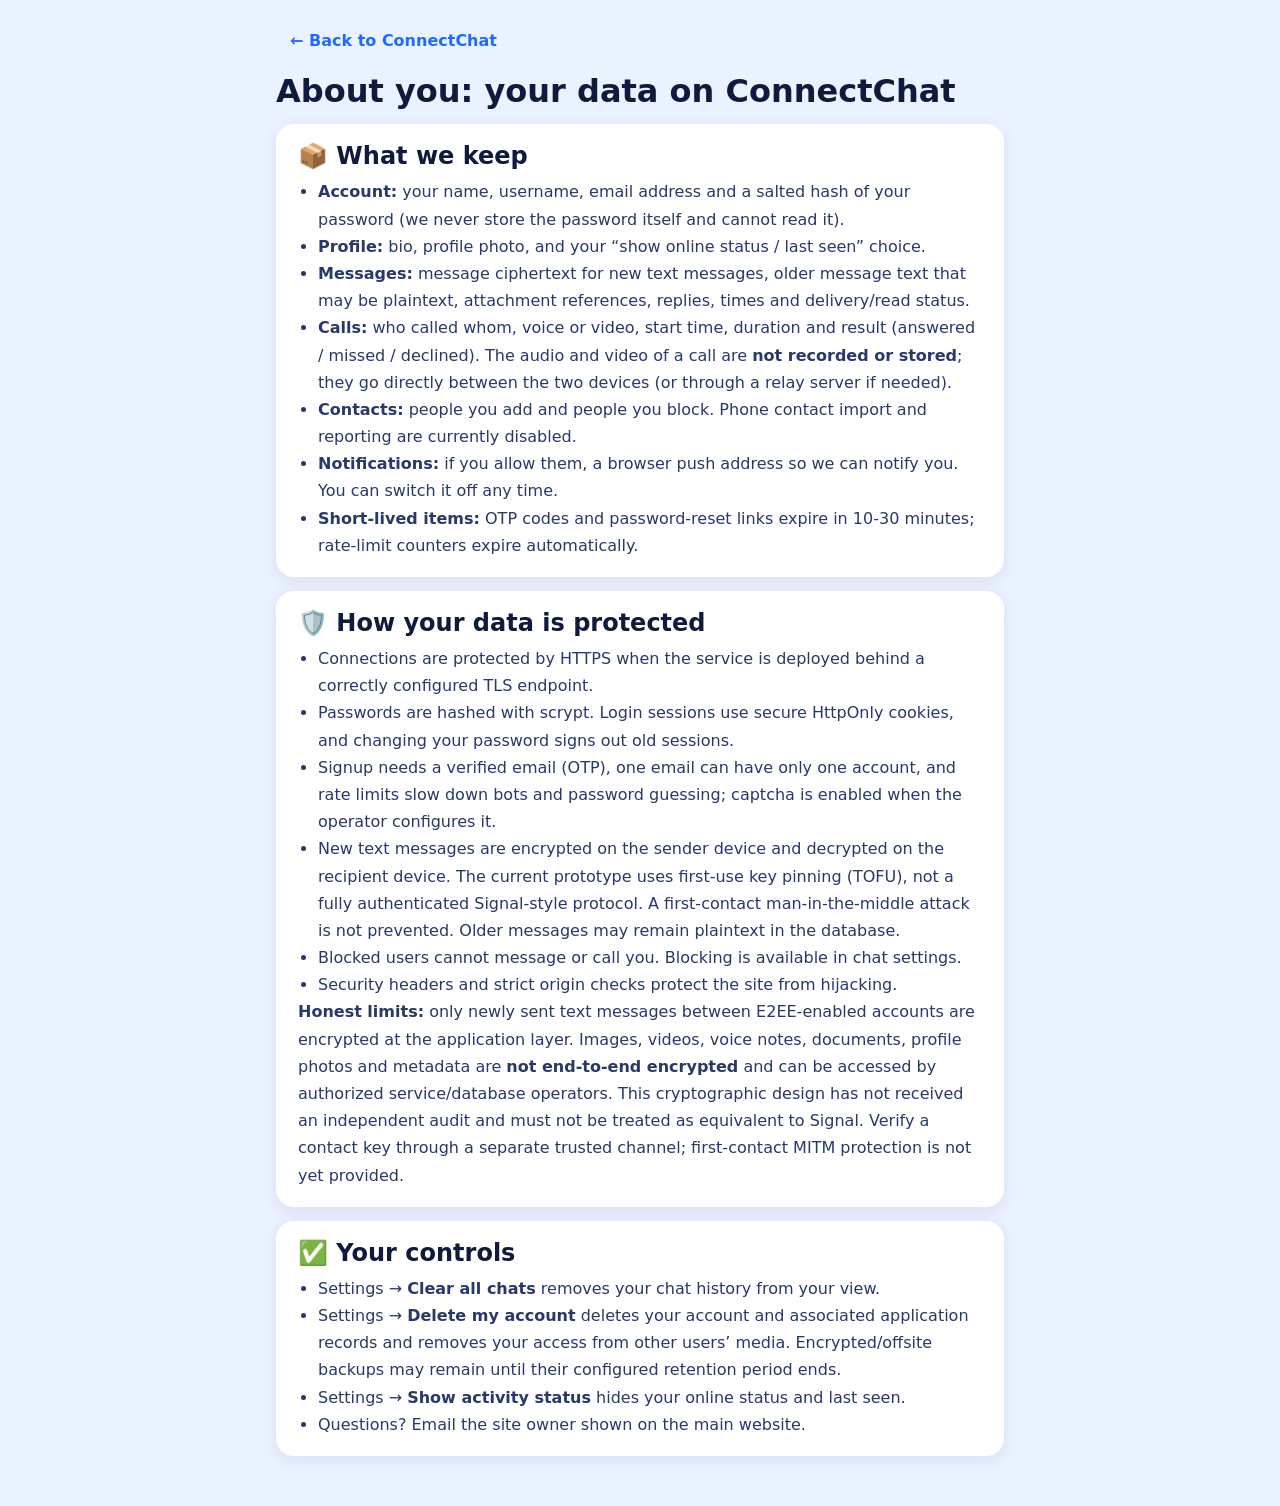
<file: about.html>
<!DOCTYPE html>
<html lang="en"><head><meta charset="UTF-8"><meta name="viewport" content="width=device-width,initial-scale=1">
<title>About you – ConnectChat</title><link rel="stylesheet" href="app.css">
<style>body{background:#eaf1ff}.pg{max-width:760px;margin:0 auto;padding:20px 16px 50px}.pg h1{margin:10px 0}.pg h2{margin:22px 0 8px}.pg li,.pg p{line-height:1.7;color:#27396b}.pg ul{padding-left:20px}.card2{background:#fff;border-radius:18px;padding:18px 22px;box-shadow:0 4px 18px rgba(11,42,107,.08);margin-top:14px}a.b{color:#1f6bff;text-decoration:none;font-weight:600}</style></head><body>
<div class="pg"><a class="b" href="index.html">← Back to ConnectChat</a>
<h1>About you: your data on ConnectChat</h1>
<div class="card2"><h2 style="margin-top:0">📦 What we keep</h2><ul>
<li><b>Account:</b> your name, username, email address and a salted hash of your password (we never store the password itself and cannot read it).</li>
<li><b>Profile:</b> bio, profile photo, and your “show online status / last seen” choice.</li>
<li><b>Messages:</b> message ciphertext for new text messages, older message text that may be plaintext, attachment references, replies, times and delivery/read status.</li>
<li><b>Calls:</b> who called whom, voice or video, start time, duration and result (answered / missed / declined). The audio and video of a call are <b>not recorded or stored</b>; they go directly between the two devices (or through a relay server if needed).</li>
<li><b>Contacts:</b> people you add and people you block. Phone contact import and reporting are currently disabled.</li>

<li><b>Notifications:</b> if you allow them, a browser push address so we can notify you. You can switch it off any time.</li>
<li><b>Short-lived items:</b> OTP codes and password-reset links expire in 10-30 minutes; rate-limit counters expire automatically.</li></ul></div>
<div class="card2"><h2 style="margin-top:0">🛡️ How your data is protected</h2><ul>
<li>Connections are protected by HTTPS when the service is deployed behind a correctly configured TLS endpoint.</li>
<li>Passwords are hashed with scrypt. Login sessions use secure HttpOnly cookies, and changing your password signs out old sessions.</li>
<li>Signup needs a verified email (OTP), one email can have only one account, and rate limits slow down bots and password guessing; captcha is enabled when the operator configures it.</li>
<li>New text messages are encrypted on the sender device and decrypted on the recipient device. The current prototype uses first-use key pinning (TOFU), not a fully authenticated Signal-style protocol. A first-contact man-in-the-middle attack is not prevented. Older messages may remain plaintext in the database.</li>
<li>Blocked users cannot message or call you. Blocking is available in chat settings.</li>
<li>Security headers and strict origin checks protect the site from hijacking.</li></ul>
<p><b>Honest limits:</b> only newly sent text messages between E2EE-enabled accounts are encrypted at the application layer. Images, videos, voice notes, documents, profile photos and metadata are <b>not end-to-end encrypted</b> and can be accessed by authorized service/database operators. This cryptographic design has not received an independent audit and must not be treated as equivalent to Signal. Verify a contact key through a separate trusted channel; first-contact MITM protection is not yet provided.</p></div>
<div class="card2"><h2 style="margin-top:0">✅ Your controls</h2><ul>
<li>Settings → <b>Clear all chats</b> removes your chat history from your view.</li>
<li>Settings → <b>Delete my account</b> deletes your account and associated application records and removes your access from other users’ media. Encrypted/offsite backups may remain until their configured retention period ends.</li>
<li>Settings → <b>Show activity status</b> hides your online status and last seen.</li>
<li>Questions? Email the site owner shown on the main website.</li></ul></div></div></body></html>
</file>
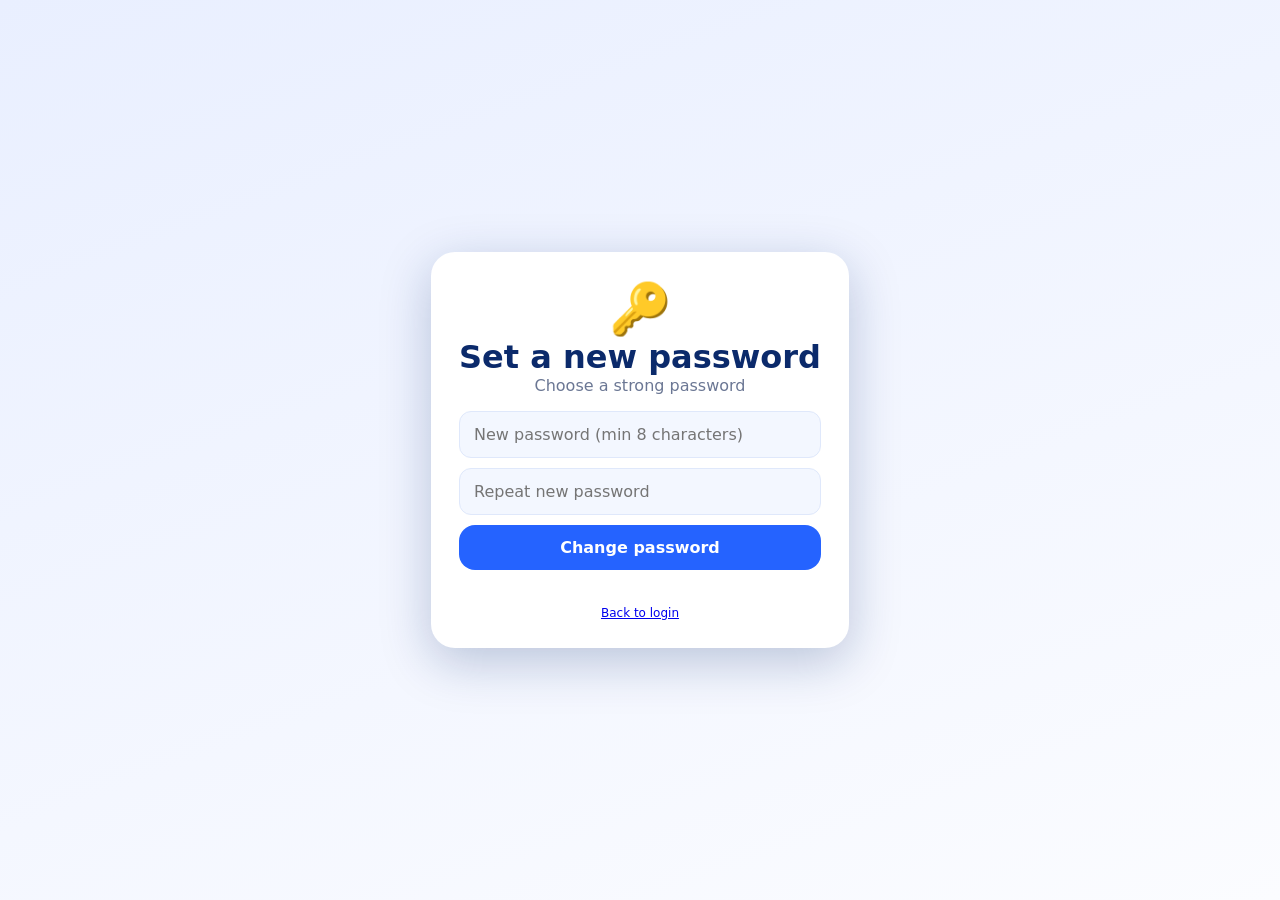
<file: reset.html>
<!DOCTYPE html>
<html lang="en"><head><meta charset="UTF-8"><meta name="viewport" content="width=device-width,initial-scale=1">
<title>ConnectChat – New password</title><link rel="stylesheet" href="app.css"></head><body class="authbody">
<div class="authwrap"><div class="authcard">
 <div class="alogo">🔑</div><h1>Set a new password</h1><p class="tag">Choose a strong password</p>
 <form id="f" class="frm">
  <input id="pw" type="password" placeholder="New password (min 8 characters)" autocomplete="new-password" required>
  <input id="pw2" type="password" placeholder="Repeat new password" autocomplete="new-password" required>
  <button class="btn">Change password</button>
 </form>
 <div id="msg" class="msg"></div><p class="note"><a href="login.html">Back to login</a></p>
</div></div>
<script src="reset.js" defer></script></body></html>
</file>
<file: app.css>
:root{--navy:#0b2a6b;--navy2:#071a45;--blue:#2563ff;--bg:#f4f7ff;--card:#fff;--out:#d8e5ff;--sel:#dde8ff;--tx:#0f1b3d;--mut:#6b7794;--ok:#16a34a;--line:#eef1f9}
*{box-sizing:border-box;margin:0}
html,body{height:100%}
body{font-family:Inter,"SF Pro Display","Segoe UI",system-ui,sans-serif;background:linear-gradient(160deg,#e9efff,#fbfcff);color:var(--tx);-webkit-tap-highlight-color:transparent}
button{font:inherit;cursor:pointer;border:0;color:inherit;background:none}
input,textarea{font:inherit;color:inherit;outline:0}
[hidden]{display:none!important}
i{font-style:normal}
.ico{display:inline-grid;place-items:center;line-height:0}.ico svg{width:100%;height:100%}
#app{display:grid;grid-template-rows:1fr auto;height:100vh;height:100dvh;max-width:1180px;margin:0 auto;background:var(--bg)}
.panes{display:grid;grid-template-columns:minmax(300px,380px) 1fr;gap:16px;padding:16px 16px 0;min-height:0}
.panes.single{grid-template-columns:1fr}.panes.single .list{display:none}
.list,.chat{background:var(--card);border-radius:28px;box-shadow:0 6px 28px rgba(37,99,255,.1);min-height:0;display:flex;flex-direction:column;overflow:hidden;position:relative}
/* list header */
.lh{display:flex;align-items:center;gap:10px;padding:18px 18px 8px}.lh h2{font-size:26px;font-weight:700;flex:1}
.lgo{width:36px;height:36px;color:var(--blue)}.lh:not([data-t=chats]) .lgo{display:none}
.lacts{display:flex;gap:2px;align-items:center}.ib{width:42px;height:42px;border-radius:50%;display:grid;place-items:center}.ib:hover{background:var(--sel)}.ib .ico{width:26px;height:26px}
.lh[data-t=chats] #newchat,.lh[data-t=contacts] #newchat,.lh[data-t=calls] #meb{display:none}
.sw{position:relative;margin:4px 16px 8px}.sw input{width:100%;padding:13px 18px;border-radius:30px;border:0;background:#eef3ff}
#sres{position:absolute;top:52px;left:0;right:0;background:#fff;border-radius:18px;box-shadow:0 12px 32px rgba(15,27,61,.2);z-index:30;max-height:340px;overflow:auto;padding:6px}
.pw{position:relative}#pmenu{position:absolute;right:0;top:48px;background:#fff;border-radius:18px;box-shadow:0 12px 32px rgba(15,27,61,.22);padding:6px;min-width:180px;z-index:40}
#pmenu button{display:block;width:100%;text-align:left;padding:12px 14px;border-radius:12px}#pmenu button:hover{background:var(--sel)}
/* stories */
.stories{display:flex;gap:14px;overflow-x:auto;padding:8px 18px 14px;scrollbar-width:none}
.st{flex:none;text-align:center;width:72px;cursor:pointer;position:relative}
.st small{display:block;font-size:13px;white-space:nowrap;overflow:hidden;text-overflow:ellipsis;margin-top:5px}.st small.me{color:var(--blue)}
.ring{width:68px;height:68px;border-radius:50%;padding:3px;background:#cfd8ee;display:grid;place-items:center}.ring.on{background:var(--blue)}
.ring .av{width:100%;height:100%;border:3px solid #fff;font-size:20px}
.ring.add{background:#e4ecff;color:var(--blue)}.ring.add .ico{width:30px;height:30px}
.plus{position:absolute;right:4px;top:44px;background:var(--blue);color:#fff;border-radius:50%;width:22px;height:22px;font-size:16px;line-height:19px;border:2px solid #fff}
/* rows */
#lb{overflow-y:auto;flex:1;padding:4px 10px 10px}
.row{display:flex;gap:14px;align-items:center;padding:11px 12px;border-radius:20px;cursor:pointer;transition:.15s}
.row:hover{background:#f1f5ff}.row.on{background:var(--sel)}
.row .mid{flex:1;min-width:0}.row b{display:block;font-size:17px;font-weight:600}.row small{color:var(--mut);display:block;font-size:15px;margin-top:2px;white-space:nowrap;overflow:hidden;text-overflow:ellipsis}.row small.miss{color:#e11d48}
.row .rt{text-align:right;font-size:13px;color:var(--mut);display:flex;flex-direction:column;gap:6px;align-items:flex-end}
.badge{background:var(--blue);color:#fff;border-radius:12px;min-width:24px;height:24px;line-height:24px;padding:0 7px;font-size:13px;font-weight:600;text-align:center}
.row .acts{display:flex;gap:6px}.row .acts button{padding:7px 12px;border-radius:12px;background:#e6eeff;color:var(--blue);font-size:13px;font-weight:600}
.cbtn{width:42px;height:42px;border-radius:50%;display:grid;place-items:center}.cbtn .ico{width:24px;height:24px}.cbtn.ok{color:var(--ok)}.cbtn.vid{color:var(--blue)}.cbtn.miss{color:#e11d48}
.av{width:58px;height:58px;border-radius:50%;flex:none;display:grid;place-items:center;color:#fff;font-weight:700;overflow:hidden;position:relative;font-size:20px}
.av img{width:100%;height:100%;object-fit:cover}.av.sm{width:48px;height:48px;font-size:17px}.av.lgx{width:96px;height:96px;font-size:34px}.av.lg2{width:64px;height:64px}
.dot{position:absolute;right:1px;bottom:1px;width:13px;height:13px;border-radius:50%;background:var(--ok);border:2.5px solid #fff}
.empty{margin:auto;text-align:center;color:var(--mut);padding:30px}.empty .big{font-size:56px}
.hint{font-size:13px;color:var(--mut);margin:4px 0 8px}.cf{display:flex;justify-content:center;margin:10px 0}
/* chat */
.chead{display:flex;align-items:center;gap:10px;padding:12px 14px;background:#fff}
.chead .t{flex:1;min-width:0}.chead b{font-size:19px;font-weight:600}.chead small{display:block;color:var(--mut);font-size:14px}
.chead button{width:42px;height:42px;border-radius:50%;display:grid;place-items:center;color:var(--blue)}.chead button:hover{background:var(--sel)}.chead .ico{width:26px;height:26px}
.chead .back{display:none;color:var(--tx);margin-right:-4px}
#msgs{flex:1;overflow-y:auto;padding:14px 16px;display:flex;flex-direction:column;gap:10px;background-color:#f0f4fd;background-image:url("data:image/svg+xml,%3Csvg xmlns='http://www.w3.org/2000/svg' width='160' height='160' fill='none' stroke='%23c9d6f2' stroke-width='1.4' stroke-linejoin='round' opacity='.6'%3E%3Cpath d='M20 30l22-8-8 22-4-9z'/%3E%3Cpath d='M105 24l4 8 9 1-7 6 2 9-8-5-8 5 2-9-7-6 9-1z'/%3E%3Cpath d='M40 112c-9-6-12-12-8-16s10-2 8 3c2-5 8-7 12-3s0 10-12 16z'/%3E%3Cpath d='M118 108l16-6-6 16-3-7z'/%3E%3C/svg%3E")}
.day{align-self:center;background:#fff;border-radius:16px;padding:5px 16px;font-weight:600;font-size:13px;color:var(--mut)}
.b{max-width:78%;padding:10px 14px;border-radius:20px;font-size:16px;line-height:1.4;position:relative;overflow-wrap:anywhere;cursor:pointer;display:flex;flex-wrap:wrap;align-items:flex-end;column-gap:10px}
.b.in{align-self:flex-start;background:#fff;border-bottom-left-radius:6px;box-shadow:0 1px 4px rgba(15,27,61,.07)}
.b.out{align-self:flex-end;background:var(--out);border-bottom-right-radius:6px}
.b.del{opacity:.65;font-style:italic}.tx{white-space:pre-wrap}.b>.rp,.b>.act,.b>a:has(.mi){flex:0 0 100%}
.mt{margin-left:auto;font-size:12px;color:var(--mut);display:inline-flex;align-items:center;gap:3px;white-space:nowrap}
.tk{display:inline-flex;color:#8aa3d8}.tk .ico{width:17px;height:17px}.tk.read{color:var(--blue)}
.b:has(.mi){padding:5px}.b:has(.mi) .mt{position:absolute;right:12px;bottom:10px;color:#fff;background:rgba(0,0,0,.38);border-radius:10px;padding:1px 7px}.b:has(.mi) .tk{color:#fff}
.mi{max-width:260px;max-height:280px;border-radius:16px;display:block}
.b audio{max-width:230px;height:36px}.fl{color:var(--blue);text-decoration:none;font-weight:600}
.rp{border-left:3px solid var(--blue);background:rgba(37,99,255,.1);border-radius:8px;padding:4px 8px;margin-bottom:5px;font-size:13px}.rp b{display:block;color:var(--blue)}
.act{display:flex;gap:6px;margin-top:6px;flex-wrap:wrap}.act button{background:#fff;border-radius:12px;padding:5px 11px;font-size:12px;box-shadow:0 1px 4px rgba(0,0,0,.15)}
.more{align-self:center;background:#fff;border-radius:14px;padding:6px 14px;font-size:13px;color:var(--blue)}
#rbar{display:flex;align-items:center;gap:10px;padding:8px 16px;background:#eef3ff;font-size:13px}#rbar span{flex:1;overflow:hidden;text-overflow:ellipsis;white-space:nowrap}
.comp{display:flex;align-items:center;gap:10px;padding:10px 14px 14px;position:relative;background:#f0f4fd}
.comp .box{flex:1;display:flex;align-items:center;gap:4px;background:#fff;border-radius:30px;padding:3px 10px;height:56px;box-shadow:0 2px 10px rgba(37,99,255,.08)}
.comp .box input{flex:1;min-width:0;border:0;background:none;padding:10px 4px;font-size:16px}.comp .box button{width:36px;height:36px;display:grid;place-items:center;color:#5b6a8f}.comp .box .ico{width:25px;height:25px}
#mic,#send{width:58px;height:58px;border-radius:50%;background:var(--blue);color:#fff;display:grid;place-items:center;box-shadow:0 6px 16px rgba(37,99,255,.4);flex:none}#mic .ico,#send .ico{width:26px;height:26px}
.comp:has(#txt:placeholder-shown) #send,.comp:not(:has(#txt:placeholder-shown)) #mic{display:none}
#mic.rec{background:#ef4444;animation:pulse 1s infinite}@keyframes pulse{50%{opacity:.55}}
#emo{position:absolute;bottom:76px;left:14px;background:#fff;border-radius:18px;box-shadow:0 8px 30px rgba(15,27,61,.25);padding:8px;display:grid;grid-template-columns:repeat(8,1fr);gap:2px;z-index:5}
#emo button{font-size:22px;padding:4px;border-radius:8px}#emo button:hover{background:var(--sel)}
/* forms / buttons */
.form{padding:20px;max-width:560px;width:100%;display:flex;flex-direction:column;gap:12px;overflow-y:auto}
.form label{font-size:13px;color:var(--mut);margin-bottom:-6px}
.form input:not([type=checkbox]),.form textarea,#dlg input:not([type=checkbox]),#dlg textarea{background:#f1f5ff;border:1px solid #e1e9fb;border-radius:14px;padding:13px 15px;width:100%}
.btn{background:var(--blue);color:#fff;border-radius:16px;padding:13px 20px;font-weight:600}.btn.red{background:#ef4444}.btn.gray{background:#e6eeff;color:var(--blue)}.btn:disabled{opacity:.5}
.fh{display:flex;align-items:center;gap:10px}.fh h2{font-size:22px}.back2{width:42px;height:42px;border-radius:50%;display:grid;place-items:center}.back2:hover{background:var(--sel)}.back2 .ico{width:26px;height:26px}
.sw2{display:flex;justify-content:space-between;align-items:center;gap:12px;padding:12px 0;border-bottom:1px solid var(--line)}.sw2 small{color:var(--mut)}
input[type=checkbox]{appearance:none;-webkit-appearance:none;width:52px;height:30px;border-radius:30px;background:#dfe6f7;position:relative;flex:none;cursor:pointer;transition:.2s}
input[type=checkbox]::after{content:"";position:absolute;top:3px;left:3px;width:24px;height:24px;border-radius:50%;background:#fff;box-shadow:0 1px 3px rgba(0,0,0,.25);transition:.2s}
input[type=checkbox]:checked{background:var(--blue)}input[type=checkbox]:checked::after{left:25px}
.sec{margin-top:8px;padding-top:12px;border-top:1px solid var(--line);display:flex;flex-direction:column;gap:8px}.sec h3{margin-bottom:2px}
.crow2{display:flex;gap:8px;flex-wrap:wrap;padding:4px 6px 10px}.crow2 .btn{flex:1;padding:11px;font-size:14px}.links a{font-size:12px;color:var(--blue);margin-right:8px;text-decoration:none;font-weight:600}
/* settings */
.set{gap:14px}.scard,.srow{display:flex;align-items:center;gap:14px;text-align:left;width:100%}
.scard{padding:6px 4px}.stx{flex:1;min-width:0}.stx b{display:block;font-size:17px;font-weight:600}.stx small{display:block;color:var(--mut);font-size:13px;margin-top:1px}.scard .stx b{font-size:20px}
.chv{color:#6b7794;display:grid}.chv .ico{width:20px;height:20px}.sval{color:var(--mut);font-size:14px}
.slist{background:#fff;border:1px solid var(--line);border-radius:22px;overflow:hidden}
.srow{padding:15px 16px;border-bottom:1px solid var(--line)}.srow:last-child{border:0}.srow:hover{background:#f6f9ff}
.si{width:28px;height:28px;display:grid;place-items:center;color:#2a3558}.si .ico{width:26px;height:26px}
/* bottom nav */
#nav{display:flex;justify-content:space-around;background:#fff;border-radius:26px 26px 0 0;box-shadow:0 -6px 24px rgba(37,99,255,.1);padding:10px 12px calc(10px + env(safe-area-inset-bottom,0px));margin-top:16px}
#nav button{display:flex;flex-direction:column;align-items:center;gap:3px;color:#4b587a;position:relative;flex:1;max-width:160px;padding:2px 0}
#nav button b{font-size:13px;font-weight:500}#nav button .ico{width:28px;height:28px}
#nav button.on{color:var(--blue)}#nav button.on b{font-weight:700}
#nav button.on[data-tab=chats] svg,#nav button.on[data-tab=calls] svg{fill:currentColor}
#nav i{position:absolute;top:-3px;left:calc(50% + 6px);background:#ef4444;color:#fff;border-radius:10px;font-size:11px;padding:1px 6px}
#toast{position:fixed;bottom:96px;left:50%;transform:translateX(-50%);background:#0f1b3d;color:#fff;padding:12px 20px;border-radius:16px;z-index:200;box-shadow:0 8px 24px rgba(0,0,0,.3);max-width:90%;text-align:center}
.ic{background:#fff;border-radius:18px;padding:16px 18px;box-shadow:0 4px 16px rgba(11,42,107,.07)}.ic h3{margin-bottom:6px}.ic p{font-size:13px;color:#3d4f7c;line-height:1.55}
/* calls overlay */
#callbox{position:fixed;inset:0;background:linear-gradient(160deg,#071a45,#0b2a6b);z-index:90;color:#fff;display:grid;place-items:center}
#cin{text-align:center}#cin h2{margin:14px 0 4px}#cin-av{display:flex;justify-content:center}
#cact{position:absolute;inset:0;display:flex;flex-direction:column;align-items:center;justify-content:flex-end;padding:20px}
#rv{position:absolute;inset:0;width:100%;height:100%;object-fit:cover;background:#000}
#rav{position:absolute;top:22%;display:flex;justify-content:center;width:100%}
#lv{position:absolute;right:16px;top:16px;width:110px;height:150px;object-fit:cover;border-radius:14px;border:2px solid #fff;background:#000;z-index:2}
.cinfo{position:absolute;top:20px;left:20px;z-index:2;text-shadow:0 1px 6px #000}.cinfo b{display:block;font-size:20px}
.crow{display:flex;gap:18px;justify-content:center;z-index:2;margin:20px 0}
.cb{width:62px;height:62px;border-radius:50%;background:rgba(255,255,255,.2);font-size:26px;backdrop-filter:blur(6px)}.cb.off{background:#fff;color:#000}
.cb.red{background:#ef4444}.cb.green{background:#16a34a}#c-end{transform:rotate(135deg)}
/* auth */
.authbody{display:grid;place-items:center;min-height:100vh;padding:16px}
.authcard{background:#fff;width:min(420px,100%);border-radius:24px;padding:28px;box-shadow:0 14px 50px rgba(11,42,107,.25);text-align:center}
.alogo{font-size:50px}.authcard h1{color:var(--navy)}.tag{color:var(--mut);margin-bottom:16px}
.tabs{display:flex;background:#eef3ff;border-radius:14px;padding:4px;margin-bottom:14px}.tabs button{flex:1;padding:10px;border-radius:11px}.tabs button.on{background:var(--blue);color:#fff}
.frm{display:flex;flex-direction:column;gap:10px}.frm input{background:#f3f7ff;border:1px solid #dfe8fb;border-radius:12px;padding:13px 14px;width:100%}
.msg{min-height:20px;margin:8px 0;font-size:14px}.msg.err{color:#dc2626}.msg.ok{color:#16a34a}.note{font-size:12px;color:var(--mut)}
/* stories */
#sv{position:fixed;inset:0;background:rgba(0,0,0,.92);z-index:95;display:grid;place-items:center}
.svbox{position:relative;width:min(420px,100%);height:min(780px,100dvh);background:#000;color:#fff;overflow:hidden;border-radius:14px}
#svbar{position:absolute;top:8px;left:8px;right:8px;display:flex;gap:4px;z-index:3}#svbar i{flex:1;height:3px;border-radius:2px;background:rgba(255,255,255,.35);overflow:hidden}
#svbar i.done b,#svbar i.cur b{display:block;height:100%;background:#fff;width:100%}#svbar i.cur b{animation:fill 5s linear}@keyframes fill{from{width:0}}
.svh{position:absolute;top:18px;left:10px;right:10px;display:flex;align-items:center;gap:10px;z-index:3;text-shadow:0 1px 4px #000}.svh small{flex:1;opacity:.8}.svh button{font-size:20px;padding:6px;color:#fff}
#svc{position:absolute;inset:0;display:grid;place-items:center;padding:70px 20px 70px;text-align:center;font-size:26px;font-weight:600;overflow:hidden}#svc img{max-width:100%;max-height:100%;object-fit:contain}
.svp,.svn2{position:absolute;top:70px;bottom:70px;width:40%;z-index:2}.svp{left:0}.svn2{right:0}
#svviews{position:absolute;bottom:14px;left:50%;transform:translateX(-50%);background:rgba(255,255,255,.2);border-radius:20px;padding:8px 18px;z-index:3;color:#fff}

dialog#dlg{border:0;border-radius:24px;padding:22px;width:min(420px,92%);box-shadow:0 20px 60px rgba(0,0,0,.4);color:var(--tx)}dialog#dlg::backdrop{background:rgba(15,27,61,.55)}
#dlg h3{margin-bottom:10px}#dlg p{color:#3d4f7c;margin-bottom:12px;line-height:1.5}#dlg input,#dlg textarea{margin-bottom:10px}
.dbtn{display:flex;gap:10px;justify-content:flex-end;margin-top:8px}
/* bottom sheet (chat menu) */
dialog#dlg.sheet{margin:auto auto 0;width:min(520px,100%);max-height:92dvh;border-radius:30px 30px 0 0;padding:20px 14px 16px;background:#fff}
.shh{display:flex;flex-direction:column;align-items:center;gap:4px;margin-bottom:12px}.shh b{font-size:20px}.shh small{color:var(--mut);font-size:15px}
.shl{border:1px solid var(--line);border-radius:22px;padding:2px 6px}
.mi2{display:flex;align-items:center;gap:16px;width:100%;text-align:left;padding:14px 10px;border-bottom:1px solid var(--line)}.mi2:last-child{border:0}.mi2.red .si{color:#e11d48}
.cancel{width:100%;margin-top:12px;padding:16px;border-radius:30px;background:#eaf0ff;color:var(--blue);font-size:19px;font-weight:600}
/* story editor */
.sed{position:fixed;inset:0;z-index:96;background:#fff;display:flex;flex-direction:column;max-width:520px;margin:0 auto;box-shadow:0 0 0 100vmax rgba(15,27,61,.55)}
.sedh{display:flex;align-items:center;justify-content:space-between;padding:14px 16px}.sedh b{font-size:19px}.sedh button{width:40px;height:40px;display:grid;place-items:center}.sedh .ico{width:26px;height:26px}
.sstage{flex:1;margin:0 12px;border-radius:22px;position:relative;display:flex;align-items:flex-end;overflow:hidden}
.sstage textarea{width:100%;background:linear-gradient(transparent,rgba(0,0,0,.45));border:0;color:#fff;padding:36px 18px 16px;resize:none;font-size:18px}.sstage textarea::placeholder{color:#fff}
.stools{position:absolute;right:10px;top:10px;display:flex;flex-direction:column;gap:6px;z-index:2}.stools button{width:44px;height:44px;display:grid;place-items:center;color:#fff;filter:drop-shadow(0 1px 3px rgba(0,0,0,.5))}.stools .ico{width:26px;height:26px}
.sedf{display:flex;align-items:center;gap:14px;padding:14px 16px calc(14px + env(safe-area-inset-bottom,0px))}
.ssave{display:flex;align-items:center;gap:8px;font-weight:600;font-size:17px;padding:10px 12px}.ssave .ico{width:24px;height:24px}
.sshare{flex:1;display:flex;align-items:center;justify-content:center;gap:8px;background:var(--blue);color:#fff;border-radius:30px;padding:16px;font-size:17px;font-weight:600}.sshare .ico{width:20px;height:20px}.sshare:disabled{opacity:.5}
/* global search */
#gsp{position:fixed;inset:0;z-index:80;background:rgba(15,27,61,.45);display:flex;justify-content:center;align-items:flex-start;animation:gsfade .18s}
.gsbox{background:var(--bg);width:min(720px,100%);height:100%;display:flex;flex-direction:column;animation:gsup .24s ease}
@keyframes gsfade{from{opacity:0}}@keyframes gsup{from{transform:translateY(24px);opacity:0}}@keyframes gsin{from{transform:translateY(8px);opacity:0}}@keyframes spin{to{transform:rotate(360deg)}}
@media(min-width:821px){#gsp{padding:4vh 16px}.gsbox{height:min(760px,92vh);border-radius:28px;box-shadow:0 20px 60px rgba(11,42,107,.35);overflow:hidden}}
.gsh{display:flex;align-items:center;gap:8px;padding:14px 14px 8px;padding-top:calc(14px + env(safe-area-inset-top,0px))}
.gsbar{flex:1;display:flex;align-items:center;gap:8px;background:#fff;border-radius:30px;padding:0 8px 0 16px;height:52px;box-shadow:0 2px 10px rgba(37,99,255,.1);border:2px solid transparent;transition:.15s}
.gsbar:focus-within{border-color:var(--blue)}
.gsi{width:22px;height:22px;color:var(--blue);flex:none}.gsbar input{flex:1;min-width:0;border:0;background:none;font-size:16px}
#gsclr{width:34px;height:34px;border-radius:50%;display:grid;place-items:center;color:var(--mut)}#gsclr:hover{background:var(--sel)}#gsclr .ico{width:20px;height:20px}
.gstabs{display:flex;gap:8px;padding:6px 16px 10px}
.gstabs button{padding:9px 20px;border-radius:20px;background:#fff;color:var(--mut);font-weight:600;font-size:14px;transition:.15s}
.gstabs button.on{background:var(--blue);color:#fff;box-shadow:0 4px 12px rgba(37,99,255,.3)}
#gsbody{flex:1;overflow-y:auto;padding:4px 12px 20px}
.gsr{animation:gsin .25s both;background:#fff;margin-bottom:8px;box-shadow:0 2px 8px rgba(11,42,107,.05)}
.gsr mark{background:#cfe0ff;color:var(--navy);border-radius:4px;padding:0 2px}
.gsr small.sn{white-space:normal;display:-webkit-box;-webkit-line-clamp:2;-webkit-box-orient:vertical}
.gon{color:var(--ok)!important;font-weight:600}
.gsload{display:flex;align-items:center;justify-content:center;gap:10px;padding:40px;color:var(--mut)}
.spin{width:22px;height:22px;border:3px solid #dbe6ff;border-top-color:var(--blue);border-radius:50%;animation:spin .7s linear infinite}
.gsh2{display:flex;justify-content:space-between;align-items:center;padding:8px 6px;font-size:14px;color:var(--mut);font-weight:600}
.gsh2 button{color:var(--blue);font-size:14px;font-weight:600}
.gsrec{display:flex;align-items:center;gap:12px;padding:12px 10px;border-radius:16px;cursor:pointer;animation:gsin .25s both}.gsrec:hover{background:#eaf0ff}
.gsrec .ico{width:20px;height:20px;color:var(--mut)}.gsrec span.t{flex:1}
.gsrec button{width:30px;height:30px;border-radius:50%;display:grid;place-items:center}
.gsmore{display:block;margin:10px auto}
.gserr{color:#dc2626}.gserr .btn{margin-top:12px}
.gsact{display:flex;gap:10px;margin:8px 0}.gsact .btn{flex:1}.gbio{color:#3d4f7c;text-align:center;font-size:14px;margin:4px 0}
@media(max-width:820px){
 .panes{grid-template-columns:1fr;padding:0;gap:0}.list,.chat{border-radius:0;box-shadow:none}
 .chat{display:none}body.chat-open .chat{display:flex}body.chat-open .list{display:none}.panes.single .chat{display:flex}
 .chead .back{display:grid}.b{max-width:86%}#nav{margin-top:0}
 body.chat-open:not([data-tab=settings]):not([data-tab=profile]) #nav{display:none}
 #app{grid-template-rows:1fr auto}
}
</file>
